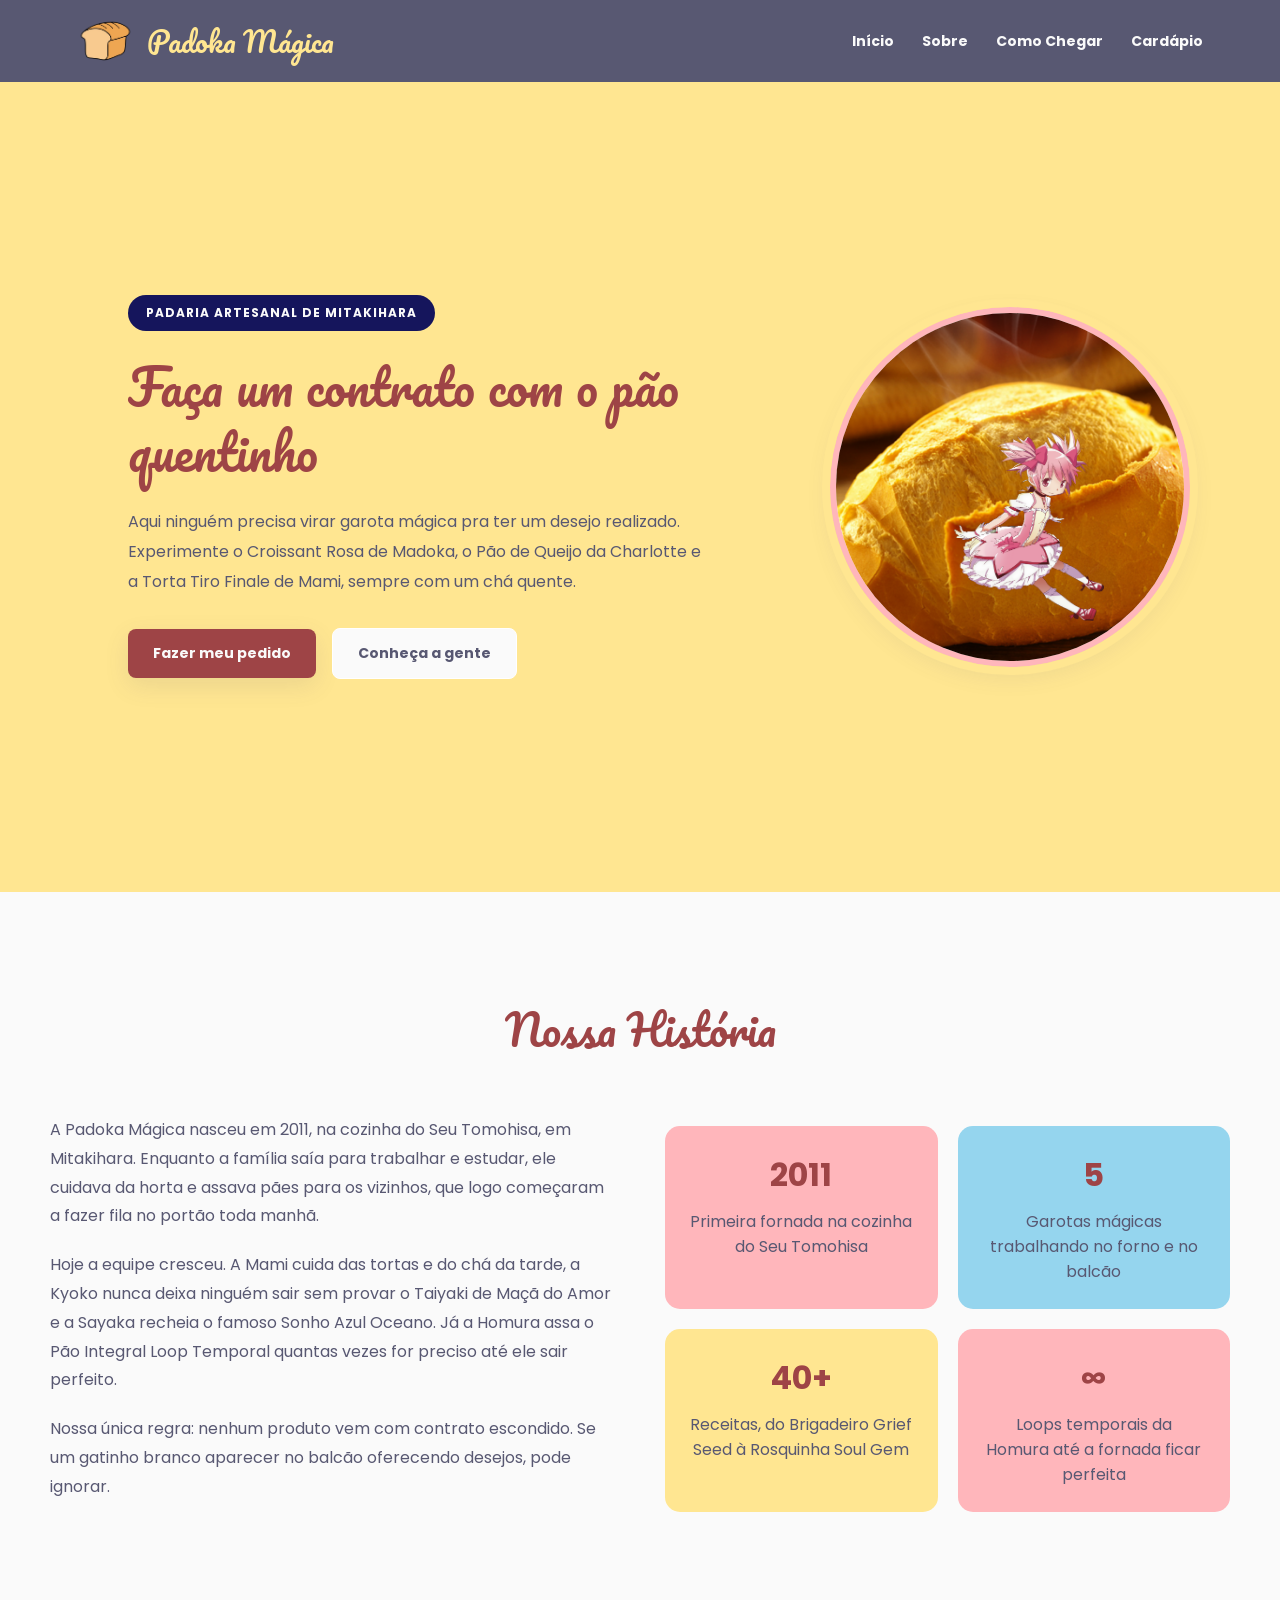
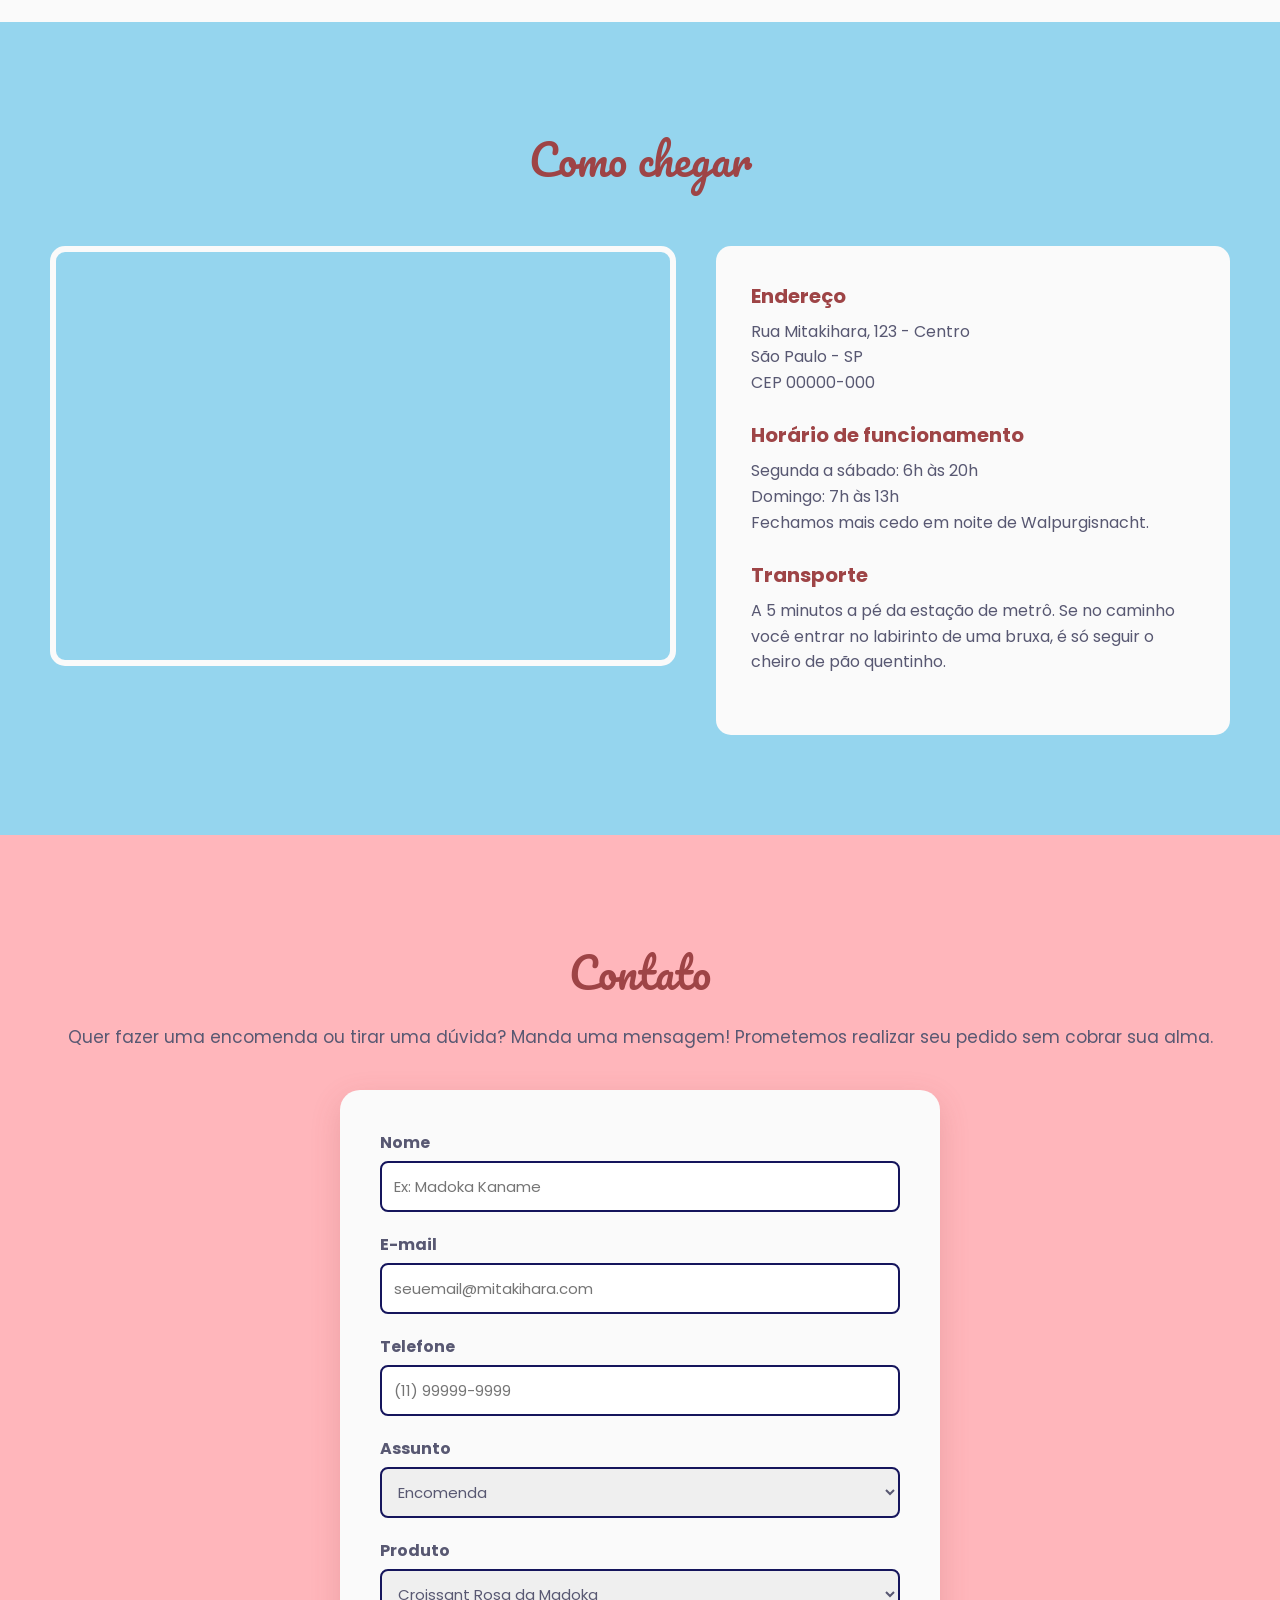
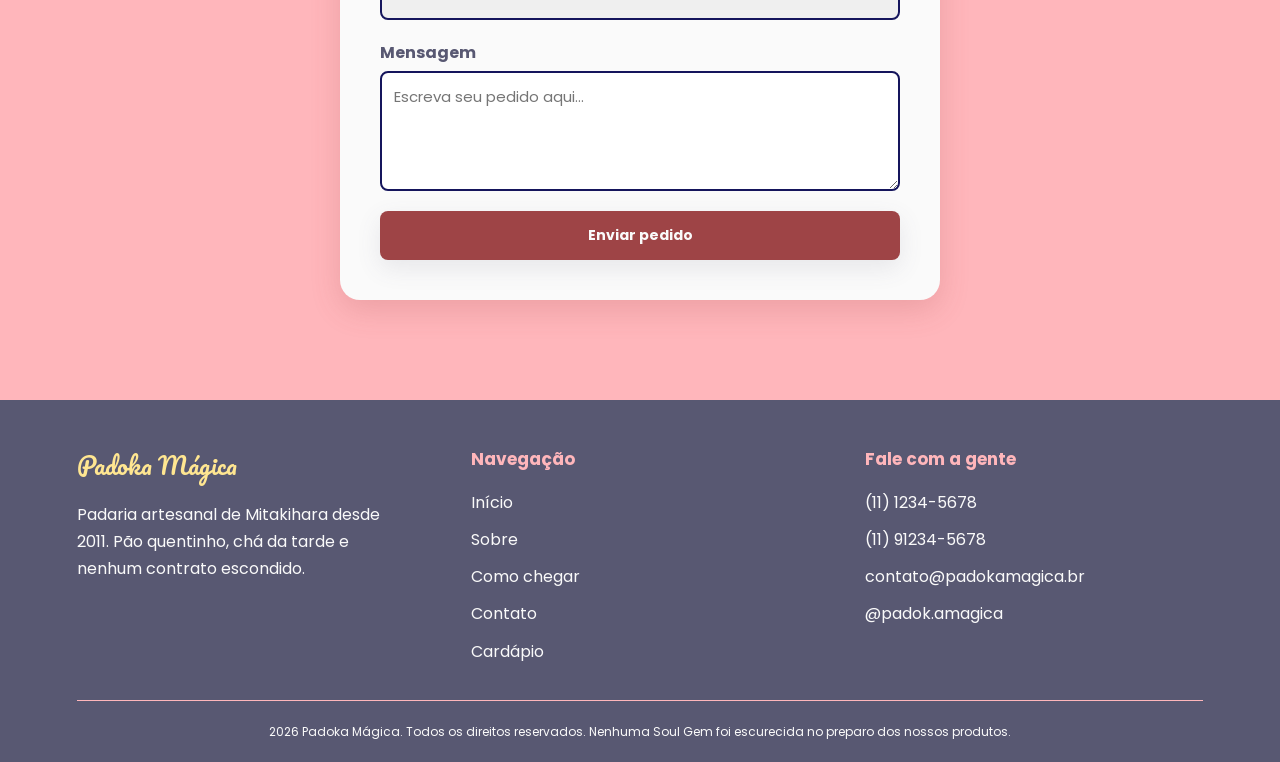
<file: index.html>
<!DOCTYPE html>
<html lang="pt-BR">
 
<head>
    <meta charset="UTF-8" />
    <meta name="viewport" content="width=device-width, initial-scale=1.0" />
    <title>Padoka Mágica</title>
    <link rel="stylesheet" href="./css/home.css">
</head>
 
<body>
    <header id="header" class="header">
        <div class="logoContainer">
            <img src="./assets/img/LogoImage.png" alt="Logo da Padoka Mágica">
            <h1>Padoka Mágica</h1>
        </div>
 
        <nav class="navigation">
            <a href="#hero">Início</a>
            <a href="#historia">Sobre</a>
            <a href="#comoChegar">Como Chegar</a>
            <a href="cardapio.html">Cardápio</a>
        </nav>
    </header>
 
    <main id="content">
        <section id="hero" class="hero">
            <div class="heroTexto">
                <p class="heroTag">Padaria artesanal de Mitakihara</p>
                <h1 class="heroTitulo">Faça um contrato com o pão quentinho</h1>
                <p>
                    Aqui ninguém precisa virar garota mágica pra ter um desejo realizado. Experimente o Croissant Rosa
                    de Madoka, o Pão de Queijo da Charlotte e a Torta Tiro Finale de Mami, sempre com um chá quente.
                </p>
                <div class="heroBotoes">
                    <a href="#contato" class="botao">Fazer meu pedido</a>
                    <a href="#historia" class="botaoSecundario">Conheça a gente</a>
                </div>
            </div>
 
            <div class="heroImagem">
                <img src="./assets/img/heroImage.png" alt="Pão artesanal" class="imagemPao">
                <img src="./assets/img/Madoka.png" alt="Madoka segurando um croissant rosa" class="imagemSobreposta">
            </div>
        </section>
 
        <section id="historia" class="historia">
            <h2 class="tituloSecao">Nossa História</h2>
            <div class="historiaConteudo">
                <div class="historiaTexto">
                    <p>
                        A Padoka Mágica nasceu em 2011, na cozinha do Seu Tomohisa, em Mitakihara. Enquanto a família
                        saía para trabalhar e estudar, ele cuidava da horta e assava pães para os vizinhos, que logo
                        começaram a fazer fila no portão toda manhã.
                    </p>
                    <p>
                        Hoje a equipe cresceu. A Mami cuida das tortas e do chá da tarde, a Kyoko nunca deixa ninguém
                        sair sem provar o Taiyaki de Maçã do Amor e a Sayaka recheia o famoso Sonho Azul Oceano. Já a
                        Homura assa o Pão Integral Loop Temporal quantas vezes for preciso até ele sair perfeito.
                    </p>
                    <p>
                        Nossa única regra: nenhum produto vem com contrato escondido. Se um gatinho branco aparecer no
                        balcão oferecendo desejos, pode ignorar.
                    </p>
                </div>
 
                <div class="historiaCards">
                    <div class="card">
                        <span class="cardNumero">2011</span>
                        <p>Primeira fornada na cozinha do Seu Tomohisa</p>
                    </div>
 
                    <div class="card cardAzul">
                        <span class="cardNumero">5</span>
                        <p>Garotas mágicas trabalhando no forno e no balcão</p>
                    </div>
 
                    <div class="card cardAmarelo">
                        <span class="cardNumero">40+</span>
                        <p>Receitas, do Brigadeiro Grief Seed à Rosquinha Soul Gem</p>
                    </div>
 
                    <div class="card">
                        <span class="cardNumero">&infin;</span>
                        <p>Loops temporais da Homura até a fornada ficar perfeita</p>
                    </div>
                </div>
            </div>
        </section>
 
        <section id="comoChegar" class="comoChegar">
            <h2 class="tituloSecao">Como chegar</h2>
            <div class="comoChegarConteudo">
                <div class="mapa">
                    <iframe
                        src="https://maps.google.com/maps?q=Pra%C3%A7a%20da%20S%C3%A9%2C%20S%C3%A3o%20Paulo&z=15&output=embed"
                        loading="lazy" title="Mapa da Padoka Mágica"></iframe>
                </div>
                <div class="infoEndereco">
                    <h3>Endereço</h3>
                    <p>
                        Rua Mitakihara, 123 - Centro<br />São Paulo - SP<br />CEP 00000-000
                    </p>
                    <h3>Horário de funcionamento</h3>
                    <p>
                        Segunda a sábado: 6h às 20h<br />Domingo: 7h às 13h<br />Fechamos mais cedo em noite de
                        Walpurgisnacht.
                    </p>
                    <h3>Transporte</h3>
                    <p>
                        A 5 minutos a pé da estação de metrô. Se no caminho você entrar no labirinto de uma bruxa, é só
                        seguir o cheiro de pão quentinho.
                    </p>
                </div>
            </div>
        </section>
 
        <section id="contato" class="contato">
            <h2 class="tituloSecao">Contato</h2>
            <p class="contatoTexto">
                Quer fazer uma encomenda ou tirar uma dúvida? Manda uma mensagem!
                Prometemos realizar seu pedido sem cobrar sua alma.
            </p>
            <form id="formContato" class="formulario" action="#">
                <label for="nome">Nome</label>
                <input type="text" id="nome" name="nome" placeholder="Ex: Madoka Kaname" required />
 
                <label for="email">E-mail</label>
                <input type="email" id="email" name="email" placeholder="seuemail@mitakihara.com" required />
 
                <label for="telefone">Telefone</label>
                <input type="tel" id="telefone" name="telefone" placeholder="(11) 99999-9999" />
 
                <label for="assunto">Assunto</label>
                <select id="assunto" name="assunto">
                    <option value="encomenda">Encomenda</option>
                    <option value="duvida">Dúvida</option>
                    <option value="elogio">Elogio</option>
                    <option value="desejo">Fazer um desejo (não recomendamos)</option>
                </select>
 
                <label for="produto">Produto</label>
                <select id="produto" name="produto">
                    <option value="croissant">Croissant Rosa da Madoka</option>
                    <option value="paoQueijo">Pão de Queijo da Charlotte</option>
                    <option value="torta">Torta Tiro Finale da Mami</option>
                    <option value="taiyaki">Taiyaki de Maçã do Amor da Kyoko</option>
                    <option value="sonho">Sonho Azul Oceano da Sayaka</option>
                    <option value="integral">Pão Integral Loop Temporal da Homura</option>
                    <option value="rosquinha">Rosquinha Soul Gem</option>
                    <option value="brigadeiro">Brigadeiro Grief Seed</option>
                    <option value="cafe">Café Walpurgisnacht (extra forte)</option>
                </select>
 
                <label for="mensagem">Mensagem</label>
                <textarea
                id="mensagem"
                name="mensagem"
                placeholder="Escreva seu pedido aqui..."
                required></textarea>
 
                <button type="submit" class="botao botaoEnviar">Enviar pedido</button>
            </form>
        </section>
    </main>
 
    <footer id="footer" class="footer">
        <div class="footerContainer">
            <div class="footerColuna">
                <p class="footerLogo">Padoka Mágica</p>
                <p>
                    Padaria artesanal de Mitakihara desde 2011. Pão quentinho, chá da tarde e nenhum contrato escondido.
                </p>
            </div>
            <div class="footerColuna">
                <h3>Navegação</h3>
                <a href="./index.html#hero">Início</a>
                <a href="./index.html#historia">Sobre</a>
                <a href="./index.html#comoChegar">Como chegar</a>
                <a href="./index.html#contato">Contato</a>
                <a href="./cardapio.html">Cardápio</a>
            </div>
            <div class="footerColuna">
                <h3>Fale com a gente</h3>
                <p>(11) 1234-5678</p>
                <p>(11) 91234-5678</p>
                <p>contato@padokamagica.br</p>
                <p>@padok.amagica</p>
            </div>
        </div>
        <div class="copyright">
            <p>
              2026 Padoka Mágica. Todos os direitos reservados. Nenhuma Soul Gem foi escurecida no preparo dos
                nossos produtos.
            </p>
        </div>
    </footer>
</body>
 
</html>
</file>
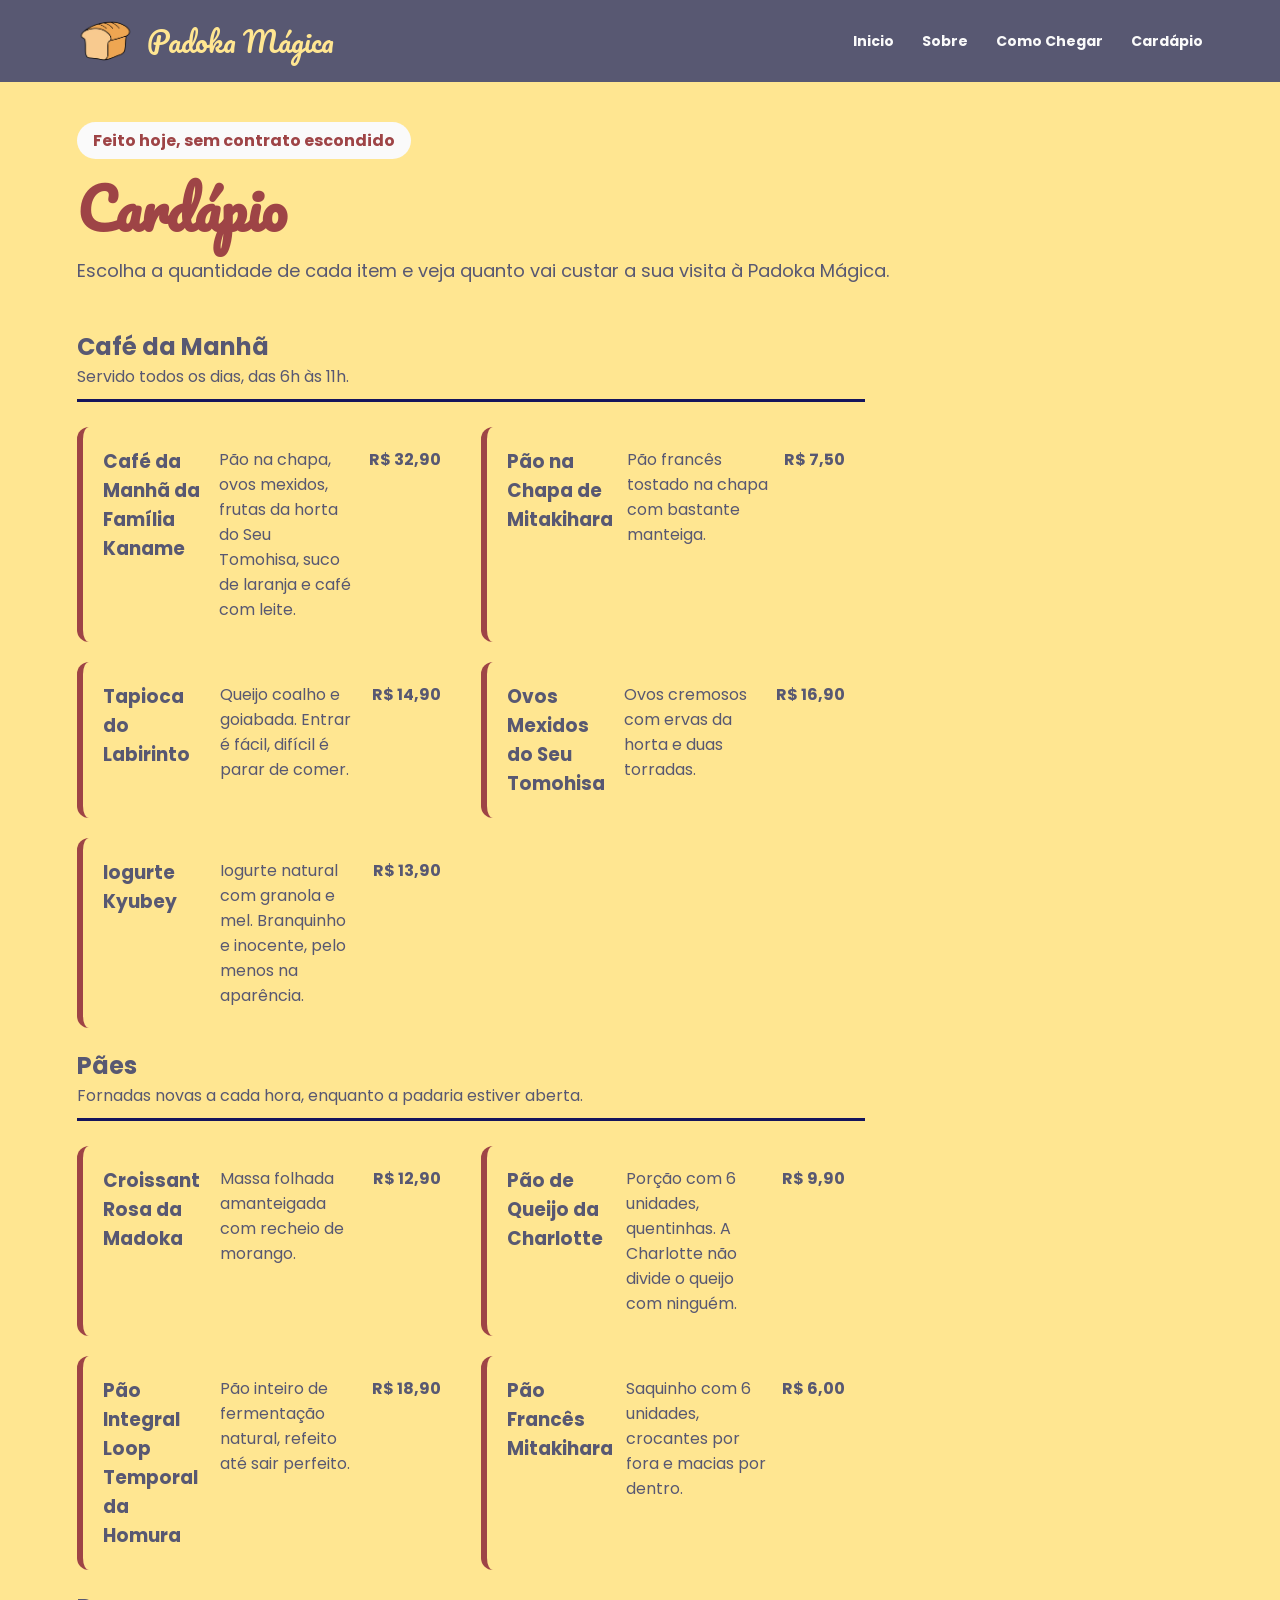
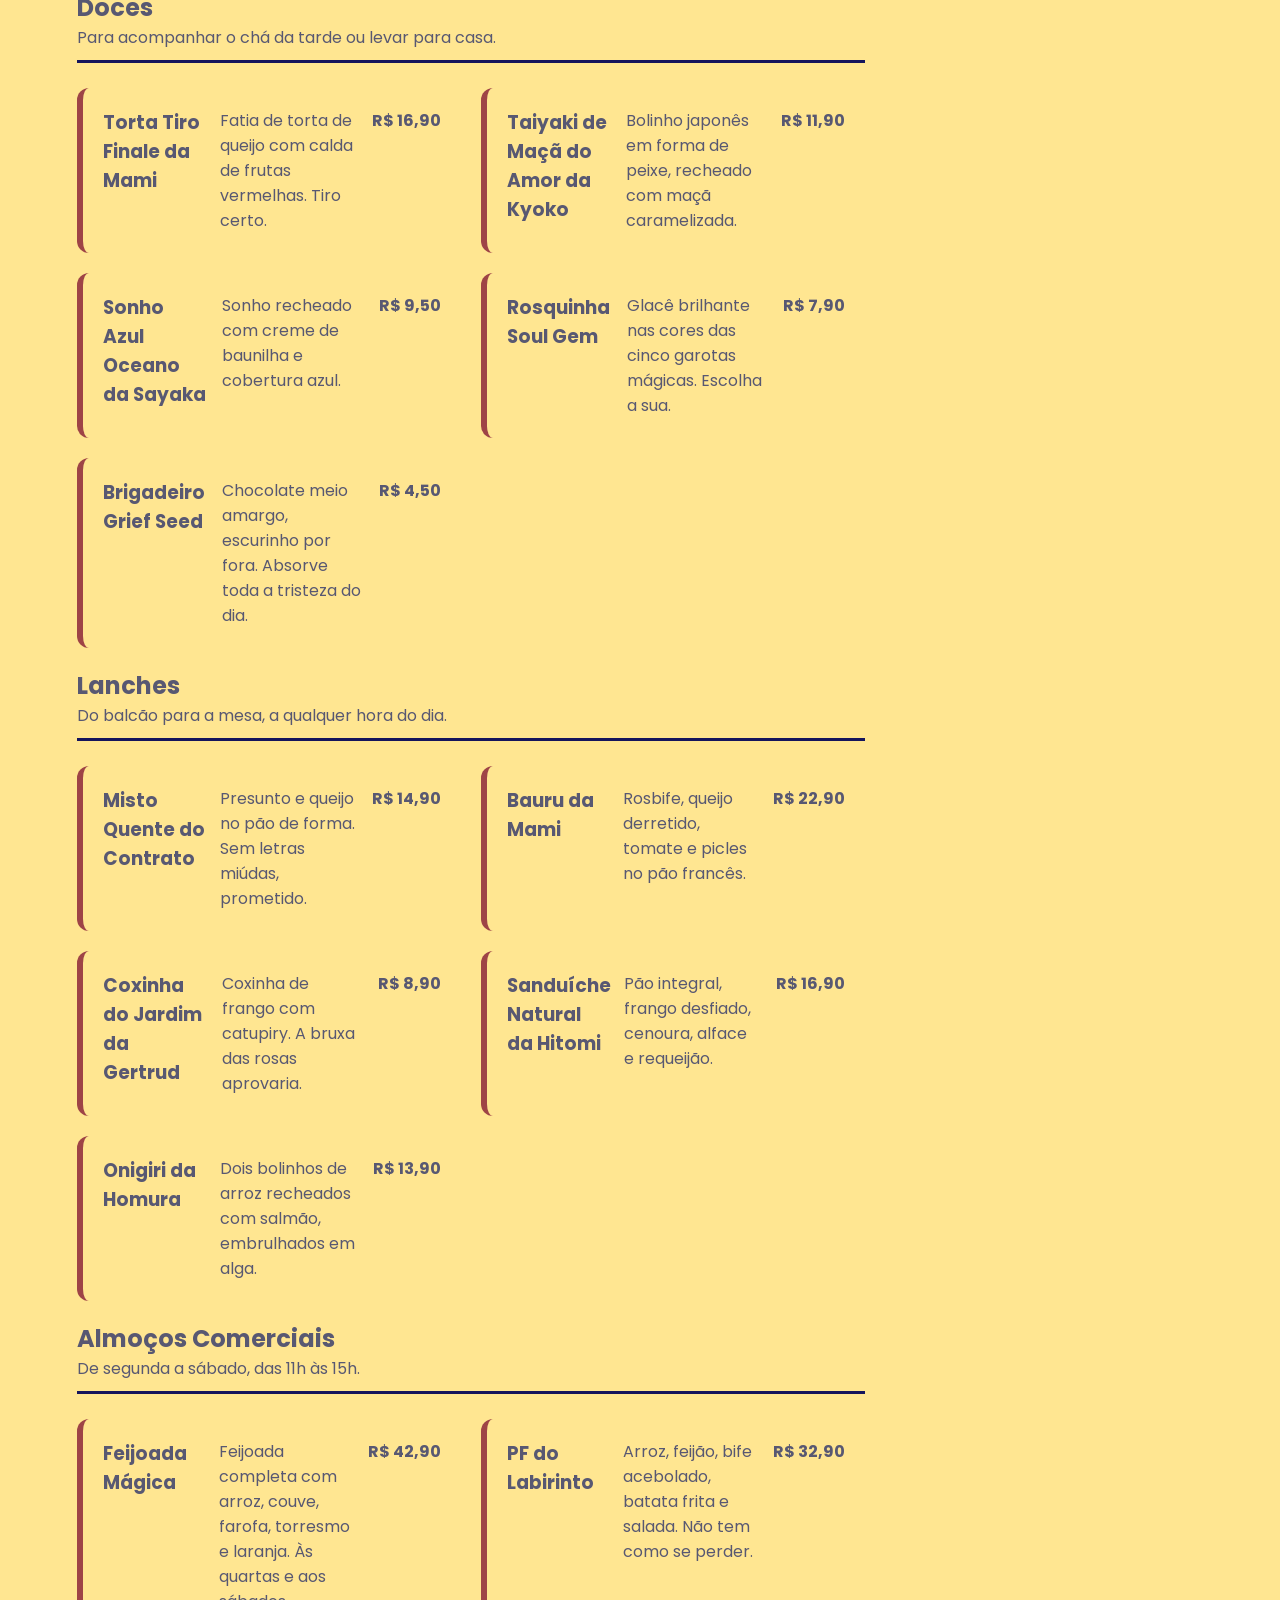
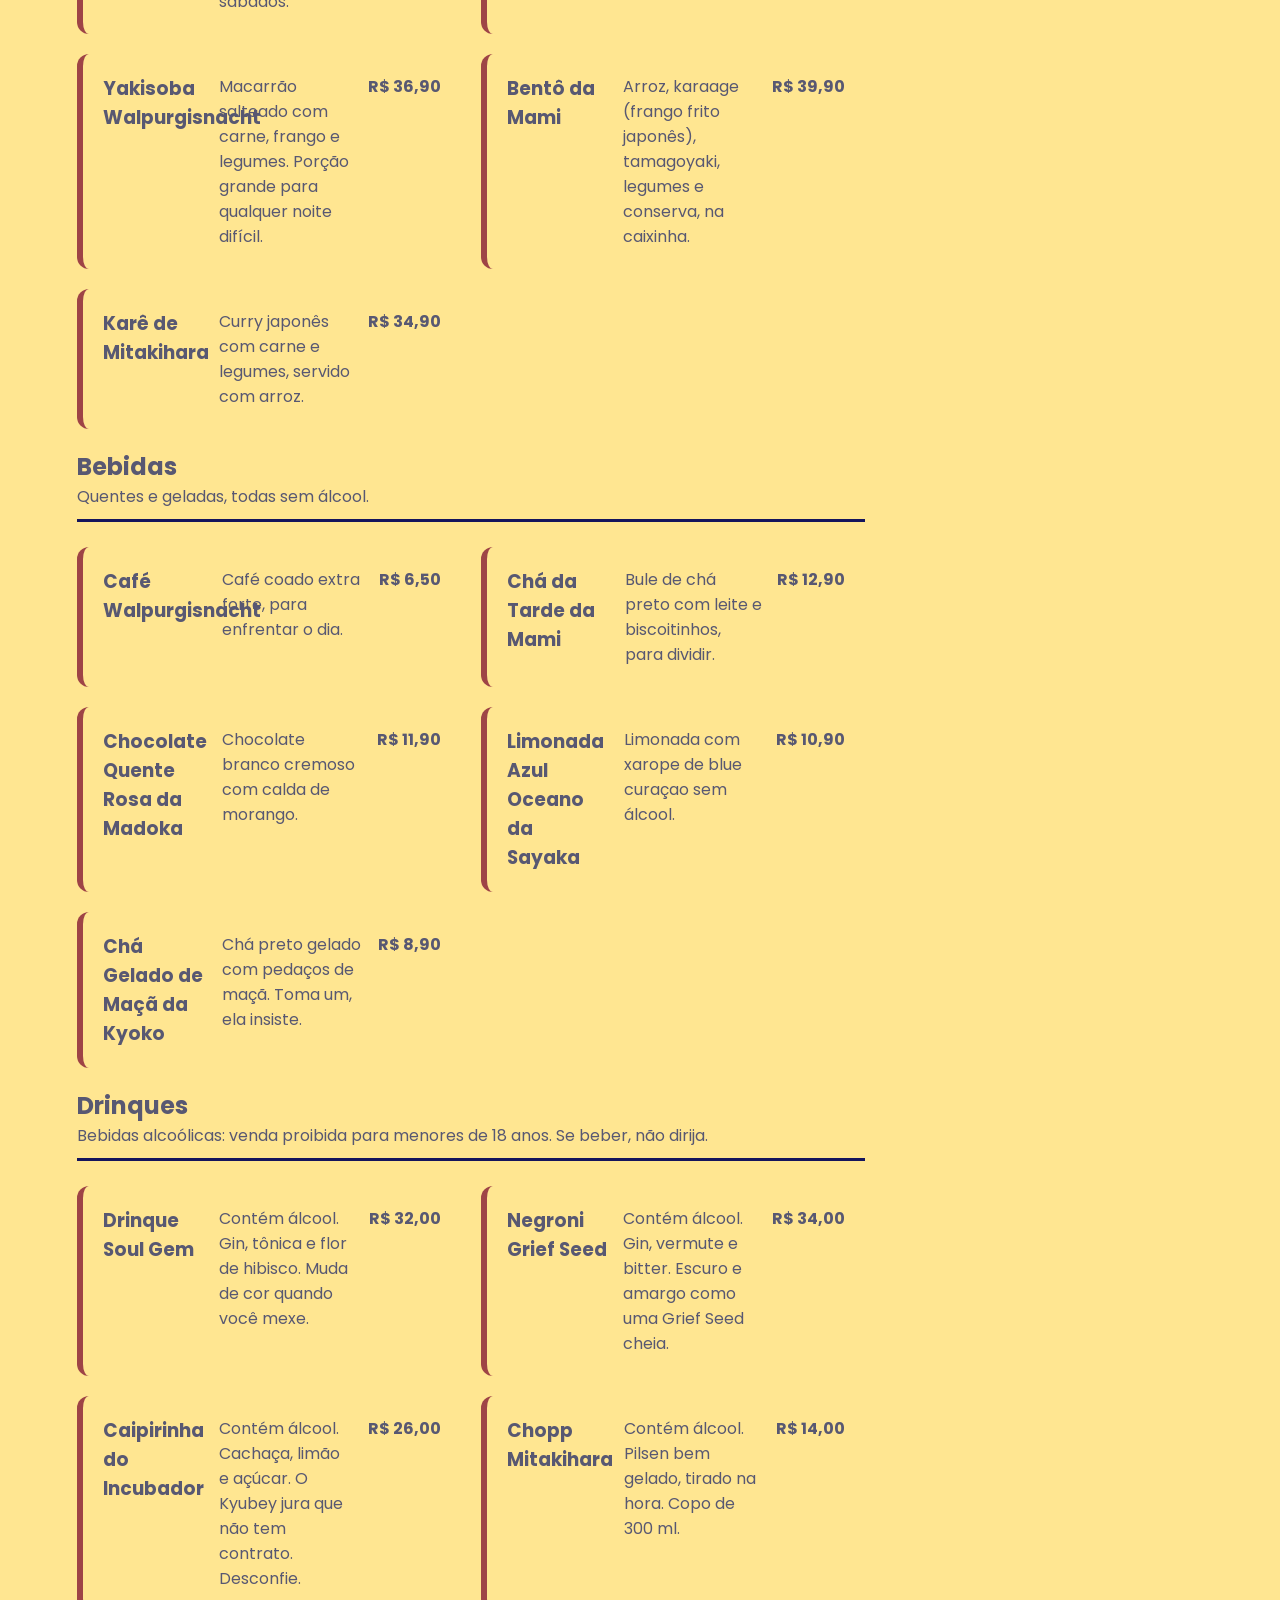
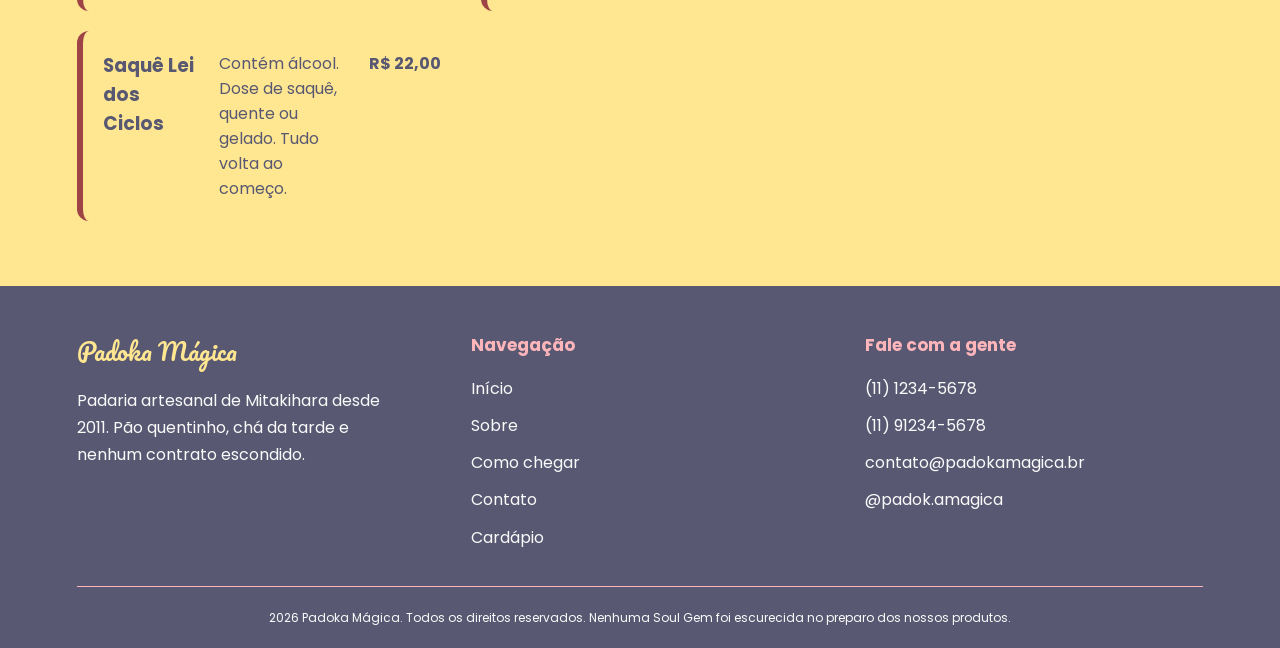
<file: cardapio.html>
<!DOCTYPE html>
<html lang="en">

<head>
    <meta charset="UTF-8">
    <meta name="viewport" content="width=device-width, initial-scale=1.0">
    <title>Cardapio</title>
    <link rel="stylesheet" href="./css/cardapio.css">
    <link rel="shortcut icon" href=".assets/img/LogoImage.png" type="image/png" />
</head>

<body>
    <header id="header" class="header">
        <div class="logoContainer">
            <img src="./assets/img/LogoImage.png" alt="Logo da Padoka Mágica">
            <h1>Padoka Mágica</h1>
        </div>

        <nav class="navigation">
            <a href="index.html#hero">Inicio</a>
            <a href="index.html#historia">Sobre</a>
            <a href="index.html#comoChegar">Como Chegar</a>
            <a href="cardapio.html#cardapio">Cardápio</a>
        </nav>
    </header>

    

<main id="content" class="content">

    <section id="cardapioTopo" class="cardapioTopo">
        <p class="cardapioTag">Feito hoje, sem contrato escondido</p>
        <h1 class="cardapioTitulo">Cardápio</h1>
        <p class="cardapioSubtitulo">
            Escolha a quantidade de cada item e veja quanto vai custar a sua visita à Padoka Mágica.
        </p>
        
        <form id="formCardapio" class="cardapioConteudo" action="#">
            <div class="listaCategorias">
                
                <section id="cafeDaManha" class="categoria">
                    <div class="categoriaCabecalho">
                        <h2>Café da Manhã</h2>
                        <p>Servido todos os dias, das 6h às 11h.</p>
                    </div>

                    <div class="ListaItens">
                        <div class="item">
                            <h3 class="ItemNome">Café da Manhã da Família Kaname</h3>
                            <p class="ItemDescricao">Pão na chapa, ovos mexidos, frutas da horta do Seu Tomohisa, suco de laranja e café com leite.</p>
                            <p>R$ 32,90</p>
                        </div>

                        <div class="item">
                            <h3 class="ItemNome">Pão na Chapa de Mitakihara</h3>
                            <p class="ItemDescricao">Pão francês tostado na chapa com bastante manteiga.</p>
                            <p>R$ 7,50</p>
                        </div>

                        <div class="item">
                            <h3 class="ItemNome">Tapioca do Labirinto</h3>
                            <p class="ItemDescricao">Queijo coalho e goiabada. Entrar é fácil, difícil é parar de comer.</p>
                            <p>R$ 14,90</p>
                        </div>

                        <div class="item">
                            <h3 class="ItemNome">Ovos Mexidos do Seu Tomohisa</h3>
                            <p class="ItemDescricao">Ovos cremosos com ervas da horta e duas torradas.</p>
                            <p>R$ 16,90</p>
                        </div>

                        <div class="item">
                            <h3 class="ItemNome">Iogurte Kyubey</h3>
                            <p class="ItemDescricao">Iogurte natural com granola e mel. Branquinho e inocente, pelo menos na aparência.</p>
                            <p>R$ 13,90</p>
                        </div>
                    </div>
                </section>

                <section id="paes" class="categoria">
                    <div class="categoriaCabecalho">
                        <h2>Pães</h2>
                        <p>Fornadas novas a cada hora, enquanto a padaria estiver aberta.</p>
                    </div>

                    <div class="ListaItens">
                        <div class="item">
                            <h3 class="ItemNome">Croissant Rosa da Madoka</h3>
                            <p class="ItemDescricao">Massa folhada amanteigada com recheio de morango.</p>
                            <p>R$ 12,90</p>
                        </div>

                        <div class="item">
                            <h3 class="ItemNome">Pão de Queijo da Charlotte</h3>
                            <p class="ItemDescricao">Porção com 6 unidades, quentinhas. A Charlotte não divide o queijo com ninguém.</p>
                            <p>R$ 9,90</p>
                        </div>

                        <div class="item">
                            <h3 class="ItemNome">Pão Integral Loop Temporal da Homura</h3>
                            <p class="ItemDescricao">Pão inteiro de fermentação natural, refeito até sair perfeito.</p>
                            <p>R$ 18,90</p>
                        </div>

                        <div class="item">
                            <h3 class="ItemNome">Pão Francês Mitakihara</h3>
                            <p class="ItemDescricao">Saquinho com 6 unidades, crocantes por fora e macias por dentro.</p>
                            <p>R$ 6,00</p>
                        </div>
                    </div>
                </section>

                <section id="doces" class="categoria">
                    <div class="categoriaCabecalho">
                        <h2>Doces</h2>
                        <p>Para acompanhar o chá da tarde ou levar para casa.</p>
                    </div>

                    <div class="ListaItens">
                        <div class="item">
                            <h3 class="ItemNome">Torta Tiro Finale da Mami</h3>
                            <p class="ItemDescricao">Fatia de torta de queijo com calda de frutas vermelhas. Tiro certo.</p>
                            <p>R$ 16,90</p>
                        </div>

                        <div class="item">
                            <h3 class="ItemNome">Taiyaki de Maçã do Amor da Kyoko</h3>
                            <p class="ItemDescricao">Bolinho japonês em forma de peixe, recheado com maçã caramelizada.</p>
                            <p>R$ 11,90</p>
                        </div>

                        <div class="item">
                            <h3 class="ItemNome">Sonho Azul Oceano da Sayaka</h3>
                            <p class="ItemDescricao">Sonho recheado com creme de baunilha e cobertura azul.</p>
                            <p>R$ 9,50</p>
                        </div>

                        <div class="item">
                            <h3 class="ItemNome">Rosquinha Soul Gem</h3>
                            <p class="ItemDescricao">Glacê brilhante nas cores das cinco garotas mágicas. Escolha a sua.</p>
                            <p>R$ 7,90</p>
                        </div>

                        <div class="item">
                            <h3 class="ItemNome">Brigadeiro Grief Seed</h3>
                            <p class="ItemDescricao">Chocolate meio amargo, escurinho por fora. Absorve toda a tristeza do dia.</p>
                            <p>R$ 4,50</p>
                        </div>
                    </div>
                </section>

                <section id="lanches" class="categoria">
                    <div class="categoriaCabecalho">
                        <h2>Lanches</h2>
                        <p>Do balcão para a mesa, a qualquer hora do dia.</p>
                    </div>

                    <div class="ListaItens">
                        <div class="item">
                            <h3 class="ItemNome">Misto Quente do Contrato</h3>
                            <p class="ItemDescricao">Presunto e queijo no pão de forma. Sem letras miúdas, prometido.</p>
                            <p>R$ 14,90</p>
                        </div>

                        <div class="item">
                            <h3 class="ItemNome">Bauru da Mami</h3>
                            <p class="ItemDescricao">Rosbife, queijo derretido, tomate e picles no pão francês.</p>
                            <p>R$ 22,90</p>
                        </div>

                        <div class="item">
                            <h3 class="ItemNome">Coxinha do Jardim da Gertrud</h3>
                            <p class="ItemDescricao">Coxinha de frango com catupiry. A bruxa das rosas aprovaria.</p>
                            <p>R$ 8,90</p>
                        </div>

                        <div class="item">
                            <h3 class="ItemNome">Sanduíche Natural da Hitomi</h3>
                            <p class="ItemDescricao">Pão integral, frango desfiado, cenoura, alface e requeijão.</p>
                            <p>R$ 16,90</p>
                        </div>

                        <div class="item">
                            <h3 class="ItemNome">Onigiri da Homura</h3>
                            <p class="ItemDescricao">Dois bolinhos de arroz recheados com salmão, embrulhados em alga.</p>
                            <p>R$ 13,90</p>
                        </div>
                    </div>
                </section>

                <section id="almocos" class="categoria">
                    <div class="categoriaCabecalho">
                        <h2>Almoços Comerciais</h2>
                        <p>De segunda a sábado, das 11h às 15h.</p>
                    </div>

                    <div class="ListaItens">
                        <div class="item">
                            <h3 class="ItemNome">Feijoada Mágica</h3>
                            <p class="ItemDescricao">Feijoada completa com arroz, couve, farofa, torresmo e laranja. Às quartas e aos sábados.</p>
                            <p>R$ 42,90</p>
                        </div>

                        <div class="item">
                            <h3 class="ItemNome">PF do Labirinto</h3>
                            <p class="ItemDescricao">Arroz, feijão, bife acebolado, batata frita e salada. Não tem como se perder.</p>
                            <p>R$ 32,90</p>
                        </div>

                        <div class="item">
                            <h3 class="ItemNome">Yakisoba Walpurgisnacht</h3>
                            <p class="ItemDescricao">Macarrão salteado com carne, frango e legumes. Porção grande para qualquer noite difícil.</p>
                            <p>R$ 36,90</p>
                        </div>

                        <div class="item">
                            <h3 class="ItemNome">Bentô da Mami</h3>
                            <p class="ItemDescricao">Arroz, karaage (frango frito japonês), tamagoyaki, legumes e conserva, na caixinha.</p>
                            <p>R$ 39,90</p>
                        </div>

                        <div class="item">
                            <h3 class="ItemNome">Karê de Mitakihara</h3>
                            <p class="ItemDescricao">Curry japonês com carne e legumes, servido com arroz.</p>
                            <p>R$ 34,90</p>
                        </div>
                    </div>
                </section>

                <section id="bebidas" class="categoria">
                    <div class="categoriaCabecalho">
                        <h2>Bebidas</h2>
                        <p>Quentes e geladas, todas sem álcool.</p>
                    </div>

                    <div class="ListaItens">
                        <div class="item">
                            <h3 class="ItemNome">Café Walpurgisnacht</h3>
                            <p class="ItemDescricao">Café coado extra forte, para enfrentar o dia.</p>
                            <p>R$ 6,50</p>
                        </div>

                        <div class="item">
                            <h3 class="ItemNome">Chá da Tarde da Mami</h3>
                            <p class="ItemDescricao">Bule de chá preto com leite e biscoitinhos, para dividir.</p>
                            <p>R$ 12,90</p>
                        </div>

                        <div class="item">
                            <h3 class="ItemNome">Chocolate Quente Rosa da Madoka</h3>
                            <p class="ItemDescricao">Chocolate branco cremoso com calda de morango.</p>
                            <p>R$ 11,90</p>
                        </div>

                        <div class="item">
                            <h3 class="ItemNome">Limonada Azul Oceano da Sayaka</h3>
                            <p class="ItemDescricao">Limonada com xarope de blue curaçao sem álcool.</p>
                            <p>R$ 10,90</p>
                        </div>

                        <div class="item">
                            <h3 class="ItemNome">Chá Gelado de Maçã da Kyoko</h3>
                            <p class="ItemDescricao">Chá preto gelado com pedaços de maçã. Toma um, ela insiste.</p>
                            <p>R$ 8,90</p>
                        </div>
                    </div>
                </section>

                <section id="drinques" class="categoria">
                    <div class="categoriaCabecalho">
                        <h2>Drinques</h2>
                        <p>Bebidas alcoólicas: venda proibida para menores de 18 anos. Se beber, não dirija.</p>
                    </div>

                    <div class="ListaItens">
                        <div class="item">
                            <h3 class="ItemNome">Drinque Soul Gem</h3>
                            <p class="ItemDescricao">Contém álcool. Gin, tônica e flor de hibisco. Muda de cor quando você mexe.</p>
                            <p>R$ 32,00</p>
                        </div>

                        <div class="item">
                            <h3 class="ItemNome">Negroni Grief Seed</h3>
                            <p class="ItemDescricao">Contém álcool. Gin, vermute e bitter. Escuro e amargo como uma Grief Seed cheia.</p>
                            <p>R$ 34,00</p>
                        </div>

                        <div class="item">
                            <h3 class="ItemNome">Caipirinha do Incubador</h3>
                            <p class="ItemDescricao">Contém álcool. Cachaça, limão e açúcar. O Kyubey jura que não tem contrato. Desconfie.</p>
                            <p>R$ 26,00</p>
                        </div>

                        <div class="item">
                            <h3 class="ItemNome">Chopp Mitakihara</h3>
                            <p class="ItemDescricao">Contém álcool. Pilsen bem gelado, tirado na hora. Copo de 300 ml.</p>
                            <p>R$ 14,00</p>
                        </div>

                        <div class="item">
                            <h3 class="ItemNome">Saquê Lei dos Ciclos</h3>
                            <p class="ItemDescricao">Contém álcool. Dose de saquê, quente ou gelado. Tudo volta ao começo.</p>
                            <p>R$ 22,00</p>
                        </div>
                    </div>
                </section>

            </div>
        </form>
    </section>

</main>



    <footer id="footer" class="footer">
        <div class="footerContainer">
            <div class="footerColuna">
                <p class="footerLogo">Padoka Mágica</p>
                <p>
                    Padaria artesanal de Mitakihara desde 2011. Pão quentinho, chá da tarde e nenhum contrato escondido.
                </p>
            </div>
            <div class="footerColuna">
                <h3>Navegação</h3>
                <a href="./index.html#hero">Início</a>
                <a href="./index.html#historia">Sobre</a>
                <a href="./index.html#comoChegar">Como chegar</a>
                <a href="./index.html#contato">Contato</a>
                <a href="./index.html#cardapio">Cardápio</a>
            </div>
            <div class="footerColuna">
                <h3>Fale com a gente</h3>
                <p>(11) 1234-5678</p>
                <p>(11) 91234-5678</p>
                <p>contato@padokamagica.br</p>
                <p>@padok.amagica</p>
            </div>
        </div>
        <div class="copyright">
            <p>
                2026 Padoka Mágica. Todos os direitos reservados. Nenhuma Soul Gem foi escurecida no preparo dos
                nossos produtos.
            </p>
        </div>
    </footer>
</body>

</html>
</file>
<file: css/home.css>
@import url('./layout.css');

/* DESTAQUE PRINCIPAL */
.hero {
    min-height: 90vh;
    padding: 80px 10%;
    background-color: var(--cor-amarela);

    display: flex;
    align-items: center;
    justify-content: flex-start;

    position: relative;
    overflow: hidden;
}

/* DETALHE DECORATIVO */
.heroImagem {
    position: absolute;
    width: 360px;
    height: 360px;

    right: 7%;
    top: 50%;
    transform: translateY(-50%);

    border: 6px solid var(--cor-rosa);
    outline: 8px solid var(--cor-amarela);
    border-radius: 50%;

    background-color: var(--cor-branca);
    box-shadow: var(--sombra);
}

/* IMAGEM DO PÃO */
.imagemPao {
    width: 100%;
    height: 100%;

    object-fit: cover;
    border-radius: 50%;
}

/* IMAGEM POR CIMA DO PÃO */
.imagemSobreposta {
    position: absolute;

    width: 150px;
    height: auto;

    right: 80px;
    bottom: 40px;

    object-fit: contain;
    z-index: 2;
}

.heroTexto {
    width: 60%;
    max-width: 680px;
    position: relative;
    z-index: 1;
}

.heroTag {
    display: inline-block;
    margin-bottom: 24px;
    padding: 9px 18px;

    background-color: var(--cor-azul);
    color: var(--cor-branca);

    border-radius: 30px;
    font-size: 12px;
    font-weight: bold;
    letter-spacing: 1px;
    text-transform: uppercase;
}

.heroTitulo {
    margin-bottom: 22px;
    color: var(--cor-vermelho);

    font-family: "Fonte Titulo", cursive;
    font-size: 48px;
    font-weight: normal;
    line-height: 1.35;
}

.heroTexto>p:not(.heroTag) {
    max-width: 580px;
    margin-bottom: 30px;

    color: var(--cor-principal);
    font-size: 16px;
    line-height: 1.9;
}

/* BOTÕES */
.heroBotoes {
    display: flex;
    align-items: center;
    gap: 16px;
    flex-wrap: wrap;
}

.botao,
.botaoSecundario {
    display: inline-block;
    padding: 14px 25px;
    border-radius: 8px;

    font-family: "Fonte Corpo", sans-serif;
    font-size: 14px;
    font-weight: bold;
    text-decoration: none;

    transition:
        background-color 0.3s ease,
        color 0.3s ease,
        transform 0.3s ease,
        box-shadow 0.3s ease;
}

.botao {
    background-color: var(--cor-vermelho);
    color: var(--cor-branca);
    box-shadow: var(--sombra);
}

.botao:hover {
    background-color: var(--cor-principal);
    transform: translateY(-3px);
}

.botaoSecundario {
    background-color: var(--cor-branca);
    color: var(--cor-principal);
    border: 1px solid var(--borda);
}

.botaoSecundario:hover {
    background-color: var(--cor-rosa);
    color: var(--cor-principal);
    transform: translateY(-3px);
}

/* HISTÓRIA */
.historia {
    padding: 100px 50px;
    background-color: var(--cor-branca);
}

.tituloSecao {
    margin-bottom: 50px;

    font-family: "Fonte Titulo";
    font-size: 42px;
    font-weight: 300;
    text-align: center;
    color: var(--cor-vermelho);
}

.historiaConteudo {
    display: flex;
    align-items: center;
    gap: 50px;
}

.historiaTexto {
    width: 50%;
}

.historiaTexto p {
    margin-bottom: 20px;
    font-size: 16px;
    line-height: 1.8;
}

.historiaCards {
    width: 50%;
    display: flex;
    flex-wrap: wrap;
    justify-content: space-between;
    gap: 20px;
}

.card {
    width: calc(50% - 10px);
    padding: 25px;
    background-color: var(--cor-rosa);
    border-radius: 15px;
    text-align: center;
    transition: 300ms;
}

.card:hover {
    transform: scale(1.05);
}

.cardNumero {
    display: block;
    margin-bottom: 10px;
    font-size: 32px;
    font-weight: bold;
    color: var(--cor-vermelho);
}

.cardAzul {
    background-color: #95d5ee;
}

.cardAmarelo {
    background-color: var(--cor-amarela);
}

/* COMO CHEGAR */
.comoChegar {
    padding: 100px 50px;
    background-color: #95d5ee;
}

.comoChegarConteudo {
    display: flex;
    gap: 40px;
}

.mapa {
    flex: 1 1 55%;
    min-width: 0;
}

.mapa iframe {
    display: block;
    width: 100%;
    height: 420px;
    border: 6px solid var(--cor-branca);
    border-radius: 15px;
}

.infoEndereco {
    flex: 1 1 45%;
    min-width: 0;
    padding: 35px;
    background-color: var(--cor-branca);
    border-radius: 15px;
}

.infoEndereco h3 {
    margin-bottom: 8px;
    font-size: 20px;
    color: var(--cor-vermelho);
}

.infoEndereco p {
    margin-bottom: 25px;
    line-height: 1.6;
}

/* CONTATO */
.contato {
    padding: 100px 50px;
    background-color: var(--cor-rosa);
}

.contato .tituloSecao {
    margin-bottom: 15px;
}

.contatoTexto {
    margin-bottom: 40px;
    font-size: 17px;
    text-align: center;
}

.formulario {
    display: flex;
    flex-direction: column;
    max-width: 600px;
    margin: 0 auto;
    padding: 40px;
    background-color: var(--cor-branca);
    border-radius: 20px;
    box-shadow: 0px 10px 30px rgba(158, 68, 70, 0.2);
}

.formulario label {
    margin-bottom: 6px;
    font-weight: bold;
}

.formulario input,
.formulario select,
.formulario textarea {
    width: 100%;
    margin-bottom: 20px;
    padding: 12px;
    border: 2px solid var(--cor-azul);
    border-radius: 8px;
    font-family: inherit;
    font-size: 15px;
    color: var(--cor-principal);
}

.formulario textarea {
    min-height: 120px;
    resize: vertical;
}

.botaoEnviar {
    border: none;
    cursor: pointer;
}

/* ===== RESPONSIVO ===== */

/* Tablet */
@media (max-width: 1024px) {
    .hero {
        padding: 70px 6%;
    }

    .heroImagem {
        width: 280px;
        height: 280px;
        right: 4%;
    }

    .imagemSobreposta {
        width: 110px;
        right: 50px;
        bottom: 30px;
    }

    .heroTexto {
        width: 62%;
    }

    .heroTitulo {
        font-size: 40px;
    }

    .historia,
    .comoChegar,
    .contato {
        padding: 80px 30px;
    }

    .historiaConteudo {
        gap: 30px;
    }

    .comoChegarConteudo {
        gap: 25px;
    }

    .infoEndereco {
        padding: 25px;
    }
}

/* Celular */
@media (max-width: 768px) {
    .hero {
        flex-direction: column;
        justify-content: center;
        gap: 50px;
        min-height: auto;
        padding: 50px 20px 60px;
    }

    .heroTexto {
        width: 100%;
        max-width: none;
        text-align: center;
    }

    .heroTexto>p:not(.heroTag) {
        margin-left: auto;
        margin-right: auto;
    }

    .heroTag {
        margin: 0 auto 20px;
    }

    .heroTitulo {
        font-size: 32px;
    }

    .heroBotoes {
        justify-content: center;
    }

    /* o círculo deixa de ser absoluto e vai pra baixo do texto */
    .heroImagem {
        position: relative;
        top: auto;
        right: auto;
        transform: none;
        width: 260px;
        height: 260px;
        flex-shrink: 0;
    }

    .imagemSobreposta {
        width: 95px;
        right: -10px;
        bottom: -10px;
    }

    .historia,
    .comoChegar,
    .contato {
        padding: 60px 20px;
    }

    .tituloSecao {
        font-size: 32px;
        margin-bottom: 35px;
    }

    .historiaConteudo,
    .comoChegarConteudo {
        flex-direction: column;
    }

    .historiaTexto,
    .historiaCards,
    .mapa,
    .infoEndereco {
        width: 100%;
        flex: none;
    }

    .mapa iframe {
        height: 300px;
    }

    .formulario {
        padding: 25px;
    }

    .contatoTexto {
        font-size: 16px;
    }
}

/* Celular pequeno */
@media (max-width: 480px) {
    .heroTitulo {
        font-size: 28px;
    }

    .heroBotoes {
        flex-direction: column;
        align-items: stretch;
    }

    .botao,
    .botaoSecundario {
        text-align: center;
    }

    .heroImagem {
        width: 220px;
        height: 220px;
    }

    .imagemSobreposta {
        width: 80px;
    }

    .tituloSecao {
        font-size: 28px;
    }

    .card {
        width: 100%;
    }

    .cardNumero {
        font-size: 28px;
    }

    .mapa iframe {
        height: 250px;
    }

    .infoEndereco {
        padding: 20px;
    }

    .formulario {
        padding: 20px;
    }
}
</file>
<file: css/cardapio.css>
@import url(./layout.css);

.cardapioTopo {
    background-color: var(--cor-amarela);
    text-align: left;
    padding: 40px 6%;
}

.cardapioTag {
    background-color: var(--cor-branca);
    color: var(--cor-vermelho);
    font-weight: bold;

    width: fit-content;
    padding: 6px 16px;
    border-radius: 20px;
}

.cardapioTitulo {
    color: var(--cor-vermelho);

    font-family: "Fonte Titulo";
    font-size: 56px;
}

.cardapioSubtitulo {
    font-size: large;
    margin: auto;
}

.cardapioConteudo {
    display: flex;
    align-items: flex-start;
    padding: 25px 0;
}

.listaCategorias {
    width: 70%;
    display: flex;
    flex-direction: column;
}

.categoriaCabecalho {
    border-bottom: 3px solid var(--cor-azul);
    margin-bottom: 25px;
    padding-bottom: 10px;
}

.categoria {
    margin-top: 20px;
}

.ListaItens {
    display: flex;
    flex-wrap: wrap;
    gap: 20px;
}

.item {
    width: calc(50% - 10px);
    padding: 20px;

    display: flex;
    justify-content: space-between;
    align-items: flex-start;
    gap: 15px;

    border-left: 6px solid var(--cor-vermelho);
    border-radius: 12px;
}

.ItemNome {
    flex: 1 1 30%;
    min-width: 0;
}

.ItemDescricao {
    flex: 2 1 40%;
    min-width: 0;
}

.item>p:last-child {
    white-space: nowrap;
    font-weight: bold;
}

/* ===== RESPONSIVO ===== */

/* Tablet */
@media (max-width: 1024px) {
    .listaCategorias {
        width: 100%;
    }

    .cardapioTitulo {
        font-size: 46px;
    }
}

/* Celular */
@media (max-width: 768px) {
    .cardapioTopo {
        padding: 30px 20px;
    }

    .cardapioTitulo {
        font-size: 38px;
    }

    .cardapioSubtitulo {
        font-size: medium;
    }

    .item {
        width: 100%;
        flex-direction: column;
        gap: 8px;
    }

    .item>p:last-child {
        color: var(--cor-vermelho);
    }
}

/* Celular pequeno */
@media (max-width: 480px) {
    .cardapioTitulo {
        font-size: 32px;
    }

    .item {
        padding: 15px;
    }

    .categoria h2 {
        font-size: 22px;
    }
}
</file>
